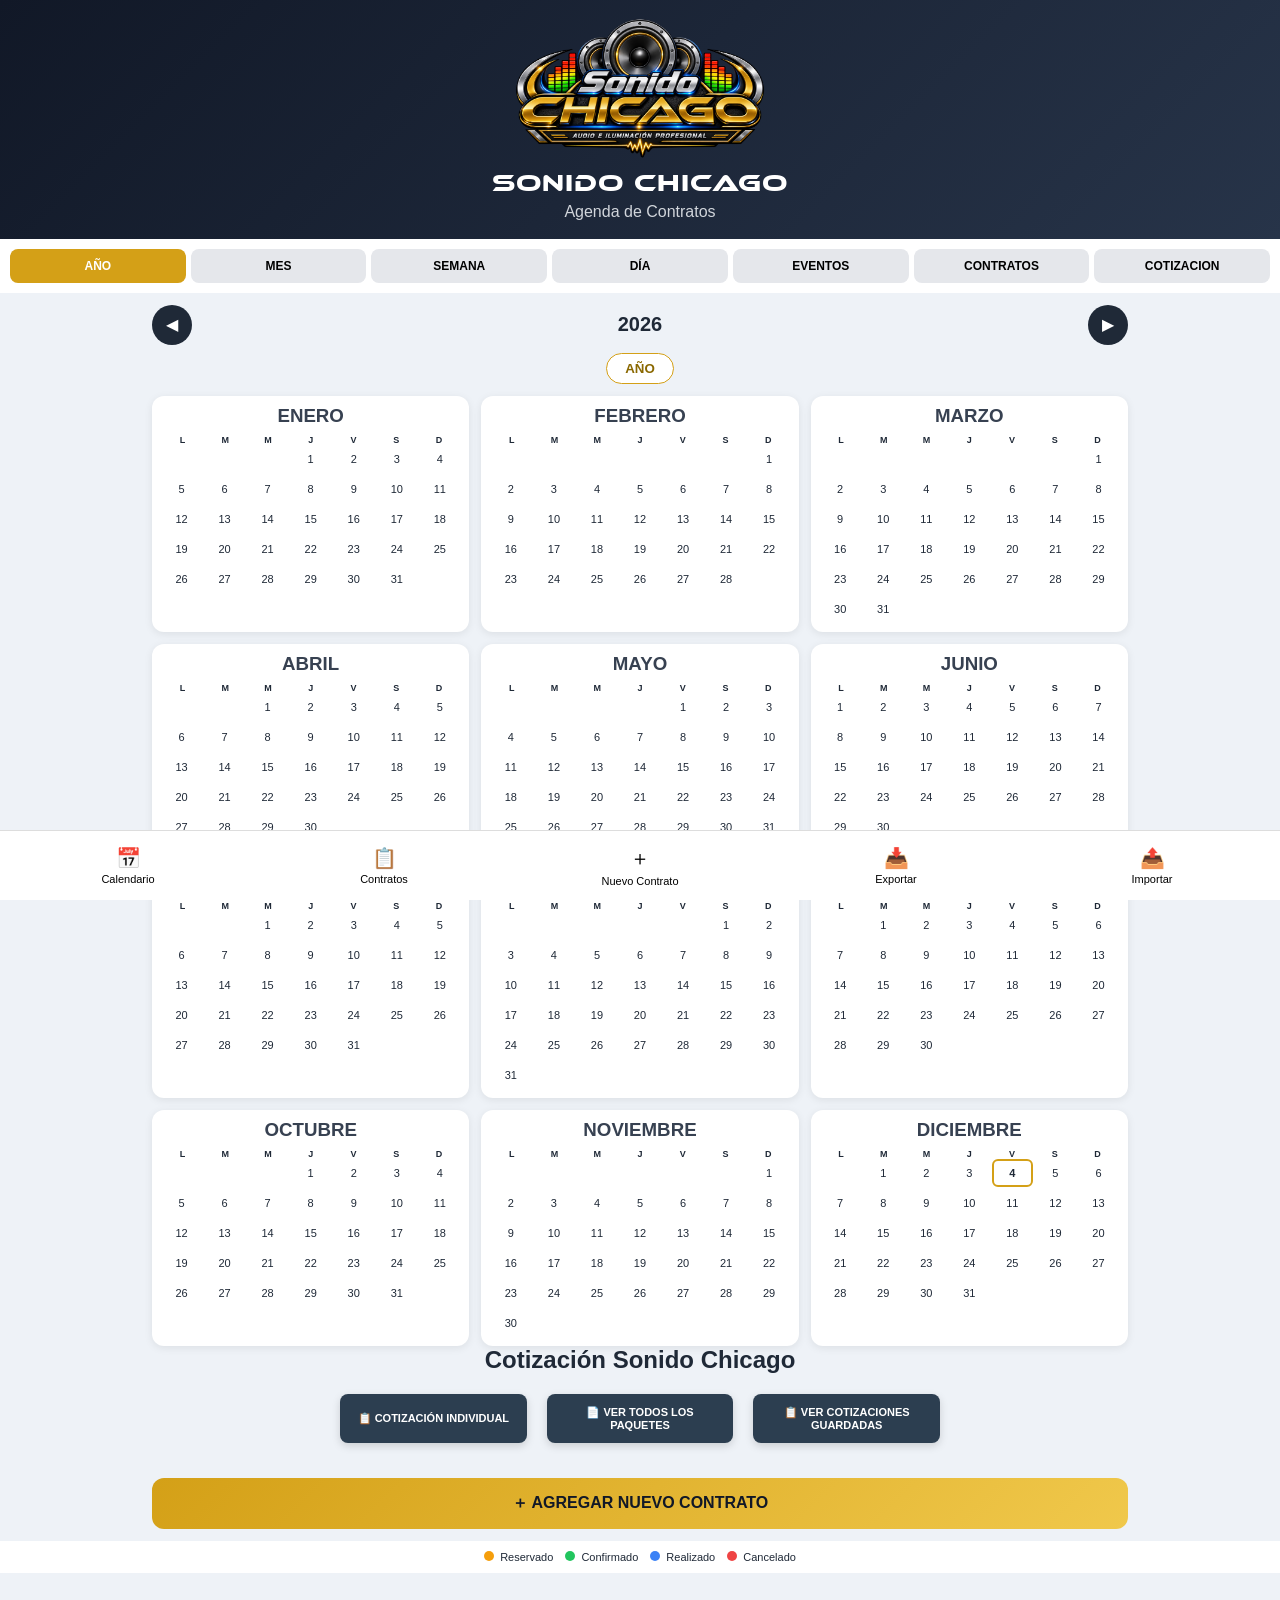
<file: index.html>
<!DOCTYPE html>

<html lang="es">

<head>


<link rel="icon" type="image/png" href="icon-192.png">

<meta charset="UTF-8">

<meta name="viewport"
      content="width=device-width, initial-scale=1.0">

<meta name="theme-color"
      content="#111827">

<link rel="manifest"
      href="manifest.json">

<title>Sonido Chicago - Agenda</title>

<link rel="stylesheet"
      href="estilos.css">


</head>

<body>

<header>


<img src="logo.png"
     alt="Sonido Chicago">

<h1>SONIDO CHICAGO</h1>

<p>Agenda de Contratos</p>


</header>

<!-- =========================================
     VISTAS
     ========================================= -->

<div class="barra-vistas">


<button class="vista-btn activo"
        data-vista="año">
    AÑO
</button>

<button class="vista-btn"
        data-vista="mes">
    MES
</button>

<button class="vista-btn"
        data-vista="semana">
    SEMANA
</button>

<button class="vista-btn"
        data-vista="dia">
    DÍA
</button>

<button class="vista-btn"
        data-vista="eventos">
    EVENTOS
</button>

<button class="vista-btn"
        data-vista="contratos">
    CONTRATOS
</button>
<button class="vista-btn" data-vista="cotizacion">COTIZACION</button>

</div>

<main>


<div class="navegacion-fecha">

    <button id="anterior">
        ◀
    </button>

    <h2 id="tituloCalendario"></h2>

    <button id="siguiente">
        ▶
    </button>

</div>


<button id="btnHoy"
        class="btn-hoy">
    HOY
</button>


<!-- AÑO -->

<section id="vistaAño">

    <div id="calendarioAnual"
         class="calendario-anual">
    </div>

</section>


<!-- MES -->

<section id="vistaMes"
         class="oculto">

    <div id="calendarioMes"></div>

</section>


<!-- SEMANA -->

<section id="vistaSemana"
         class="oculto">

    <div id="calendarioSemana"></div>

</section>


<!-- DÍA -->

<section id="vistaDia"
         class="oculto">

    <div id="calendarioDia"></div>

</section>


<!-- EVENTOS PENDIENTES -->

<section id="vistaEventos"
         class="oculto">

    <div id="listaContratos"></div>

</section>


<!-- TODOS LOS CONTRATOS -->

<section id="vistaContratos"
         class="oculto">

    <div id="listaTodosContratos"></div>

</section>

<!-- COTIZACIONES -->
<section id="vistaCotizacion" class="vista-seccion">

    <h2 style="text-align: center;">Cotización Sonido Chicago</h2>

   <!-- OPCIONES DE COTIZACIÓN -->
<div id="opcionesCotizacion" class="opciones-cotizacion">

    <button type="button" id="btnCotizacionIndividual" class="btn-opcion-cotizacion">
        📋 COTIZACIÓN INDIVIDUAL
    </button>

    <button type="button" id="btnTodosPaquetes" class="btn-opcion-cotizacion">
        📄 VER TODOS LOS PAQUETES
    </button>

    <button type="button" id="btnVerCotizaciones" class="btn-opcion-cotizacion">
        📋 VER COTIZACIONES GUARDADAS
    </button>

</div>
<!-- LISTA DE COTIZACIONES GUARDADAS -->
<div id="listaCotizaciones" class="lista-cotizaciones" style="display: none;">

    <h3>Cotizaciones guardadas</h3>

    <div id="contenedorCotizaciones"></div>

</div>


<!-- OPCIONES DEL PDF -->
<div id="opcionesPDF" class="opciones-pdf" style="display: none;">

    <button type="button" id="btnVerPDF" class="btn-pdf">
        👁️ Ver PDF
    </button>

    <button type="button" id="btnCompartirPDF" class="btn-pdf">
        📤 Compartir PDF
    </button>

    <button type="button" id="btnWhatsAppPDF" class="btn-pdf">
        💬 WhatsApp
    </button>

</div>

    </div>


        <!-- FORMULARIO DE COTIZACIÓN INDIVIDUAL -->
        <div id="formCotizacionIndividual" class="formulario-cotizacion" style="display: none;">

            <h3>📋 Cotización individual</h3>

            <label>Nombre del cliente</label>
            <input type="text" id="cotCliente" placeholder="Nombre del cliente">

            <label>Teléfono</label>
            <input type="tel" id="cotTelefono" placeholder="Número de teléfono">

            <label>Tipo de evento</label>
            <input type="text" id="cotEvento" placeholder="Ej. Matrimonio, 15 años, cumpleaños">

            <label>Fecha del evento</label>
            <input type="date" id="cotFecha">

            <label>Lugar del evento</label>
            <input type="text" id="cotLugar" placeholder="Lugar del evento">

            <label>Dirección</label>
            <input type="text" id="cotDireccion" placeholder="Dirección del evento">

            <label>Seleccionar paquete</label>

            <select id="cotPaquete">
                <option value="1000">Básico (Económico) - Bs 1.000</option>
                <option value="1400">Básico (Intermedio) - Bs 1.400</option>
                <option value="1700">Bronce - Bs 1.700</option>
                <option value="2000">Plata - Bs 2.000</option>
                <option value="3000">Oro - Bs 3.000</option>
                <option value="5000">Premium (Platino) - Bs 5.000</option>
            </select>

            <div id="precioPaquete" class="precio-cotizacion"></div>

            <div id="detallePaquete" class="detalle-paquete"></div>


            <label>Descuento</label>

            <input
                type="number"
                id="cotDescuento"
                placeholder="Descuento en Bs"
                min="0"
            >


            <!-- SERVICIOS ADICIONALES -->
            <div class="servicios-adicionales">

                <button type="button" id="btnServicios">
                    ➕ Servicios adicionales
                </button>

                <div id="listaServicios" class="lista-servicios">

                    <label>
                        <input type="checkbox" id="servicioMC">
                        Maestro de Ceremonia — Bs 400
                    </label>

                    <label>
                        <input type="checkbox" id="servicioNiebla">
                        Niebla baja — Bs 500
                    </label>

                    <label>
                        <input type="checkbox" id="servicioPirotecnia">
                        Pirotecnia fría — Bs 100 c/u
                    </label>

                    <label>
                        Cantidad de pirotecnia:
                        <input
                            type="number"
                            id="cantidadPirotecnia"
                            value="0"
                            min="0"
                        >
                    </label>

                    <label>
                        <input type="checkbox" id="servicioData">
                        Pantalla 2x2 Data Display — Bs 250
                    </label>

                    <label>
                        <input type="checkbox" id="servicioLed">
                        Pantallas LED 2x2 — Bs 1.500
                    </label>

                </div>


                <!-- RESUMEN -->
                <div id="resumenCotizacion" class="resumen-cotizacion">

                    <h3>📋 Resumen de cotización</h3>

                    <p>
                        Precio del paquete:
                        <strong id="resumenPaquete">Bs 0</strong>
                    </p>

                    <p>
                        Descuento:
                        <strong id="resumenDescuento">Bs 0</strong>
                    </p>

                    <p>
                        <strong>Servicios adicionales:</strong>
                    </p>

                    <div id="detalleAdicionales">
                        <p>Bs 0</p>
                    </div>

                    <hr>

                    <p class="total-cotizacion">
                        TOTAL:
                        <strong id="resumenTotal">Bs 0</strong>
                    </p>

                </div>


                <!-- GENERAR PDF -->
                <button type="button" id="btnGenerarPDF" class="btn-generar-pdf">
                    📄 GENERAR COTIZACIÓN PDF
                </button>
                <button
                type="button"
                id="btnCerrarEdicionCotizacion"
                class="btn-cerrar-edicion">
                ✖ CERRAR
                </button>

            </div>

        </div>

    </section>


<button id="nuevoContrato"
        class="btn-principal">

    ＋ AGREGAR NUEVO CONTRATO

</button>


</main>

<!-- LEYENDA -->

<div class="leyenda">


<div>
    <span class="punto reservado"></span>
    Reservado
</div>

<div>
    <span class="punto confirmado"></span>
    Confirmado
</div>

<div>
    <span class="punto realizado"></span>
    Realizado
</div>

<div>
    <span class="punto cancelado"></span>
    Cancelado
</div>


</div>

<!-- MENÚ INFERIOR -->

<nav>

<button id="btnCalendario">

    📅

    <span>
        Calendario
    </span>

</button>


<button id="btnContratos">

    📋

    <span>
        Contratos
    </span>

</button>


<button id="btnNuevo">

    ＋

    <span>
        Nuevo Contrato
    </span>

</button>


<button type="button"
        onclick="exportarContratos()">

    📥

    <span>
        Exportar
    </span>

</button>


<button type="button"
        onclick="document.getElementById('archivoImportar').click()">

    📤

    <span>
        Importar
    </span>

</button>


<input type="file"
       id="archivoImportar"
       accept=".json"
       style="display: none;"
       onchange="importarContratos(this.files[0])">

</nav>
    <!-- =========================================
     FORMULARIO
     ========================================= -->

<div id="ventanaContrato"
     class="modal">


<div class="formulario">


    <div class="titulo-formulario">

        <h2 id="tituloFormulario">
            📝 Nuevo Evento
        </h2>

        <button id="cerrarFormulario"
                class="cerrar"
                type="button">
            ✕
        </button>

    </div>


    <label for="cliente">
        Nombre del cliente
    </label>

    <input type="text"
           id="cliente"
           placeholder="Nombre del Cliente">


    <label for="nombreEvento">
        Nombre del evento
    </label>

    <input type="text"
           id="nombreEvento"
           placeholder="Ej: Matrimonio de Juan y María">


    <label for="telefono">
        Teléfono
    </label>

    <input type="tel"
           id="telefono"
           placeholder="Teléfono">


    <label for="fechaContrato">
        Fecha
    </label>

    <input type="date"
           id="fechaContrato">


    <label for="horaContrato">
        Hora
    </label>

    <input type="time"
           id="horaContrato">


    <label for="tipoEvento">
        Tipo de evento
    </label>

    <select id="tipoEvento">

        <option value="">
            Sin especificar
        </option>

        <option>Matrimonio</option>
        <option>15 años</option>
        <option>Cumpleaños</option>
        <option>Graduación</option>
        <option>Bautizo</option>
        <option>Evento empresarial</option>
        <option>Fiesta Patronal</option>
        <option>Alquiler de equipo</option>
        <option>Alquiler de luces</option>
        <option>Alquiler de sonido</option>
        <option>Amplificación</option>
        <option>Otro</option>

    </select>


    <label for="estado">
        Estado
    </label>

    <select id="estado">

        <option value="reservado">
            🟡 Reservado
        </option>

        <option value="confirmado">
            🟢 Confirmado
        </option>

        <option value="realizado">
            🔵 Realizado
        </option>

        <option value="cancelado">
            🔴 Cancelado
        </option>

    </select>


    <label for="lugar">
        Lugar
    </label>

    <input type="text"
           id="lugar"
           placeholder="Salón de eventos - Domicilio">


    <label for="direccion">
        Dirección
    </label>

    <input type="text"
           id="direccion"
           placeholder="Dirección del evento">


    <label for="servicio">
        Servicio
    </label>

    <input type="text"
           id="servicio"
           placeholder="Ej: Amplificación + luces">


    <label for="precio">
        Precio total (Bs.)
    </label>

    <input type="number"
           id="precio"
           min="0"
           step="0.01"
           placeholder="0">


    <label for="adelanto">
        Adelanto (Bs.)
    </label>

    <input type="number"
           id="adelanto"
           min="0"
           step="0.01"
           placeholder="0">


    <label for="saldo">
        Saldo pendiente (Bs.)
    </label>

    <input type="number"
           id="saldo"
           readonly>


    <div class="pago-container">

        <label class="checkbox-pagado">

            <input type="checkbox"
                   id="pagado">

            <span>
                ✅ PAGADO
            </span>

        </label>

        <div id="estadoPago"
             class="estado-pago">
        </div>

    </div>


    <label for="observaciones">
        Observaciones
    </label>

    <textarea id="observaciones"
              placeholder="Ingrese alguna observación"></textarea>


    <label for="fotoContrato">

        📎 Foto del contrato

        <small>
            (Opcional)
        </small>

    </label>

    <input type="file"
           id="fotoContrato"
           accept="image/*">


    <img id="vistaPrevia"
         class="vista-previa"
         alt="Vista previa del contrato"
         style="display: none;">


    <div class="botones-formulario">

        <button id="guardarContrato"
                class="btn-guardar"
                type="button">

            💾 GUARDAR

        </button>


        <button id="cancelarFormulario"
                class="btn-cancelar"
                type="button">

            CANCELAR

        </button>

    </div>

</div>


</div>

<!-- =========================================
     DETALLE
     ========================================= -->

<div id="ventanaDetalle"
     class="modal">


<div class="detalle">


    <div class="titulo-formulario">

        <h2>
            📋 Evento
        </h2>

        <button id="cerrarDetalle"
                class="cerrar"
                type="button">

            ✕

        </button>

    </div>


    <div id="contenidoDetalle"></div>


    <div class="botones-detalle">

        <button id="editarDesdeDetalle"
                class="btn-editar"
                type="button">

            ✏️ EDITAR

        </button>


        <button id="eliminarDesdeDetalle"
                class="btn-eliminar"
                type="button">

            🗑️ ELIMINAR

        </button>

    </div>


    <div class="botones-extra">

        <button id="whatsappBtn"
                type="button">

            📱 WhatsApp

        </button>

    </div>

</div>


</div>
<script src="archivos/jspdf.umd.min.js"></script>
<script src="app.js"></script>

</body>

</html>
</file>
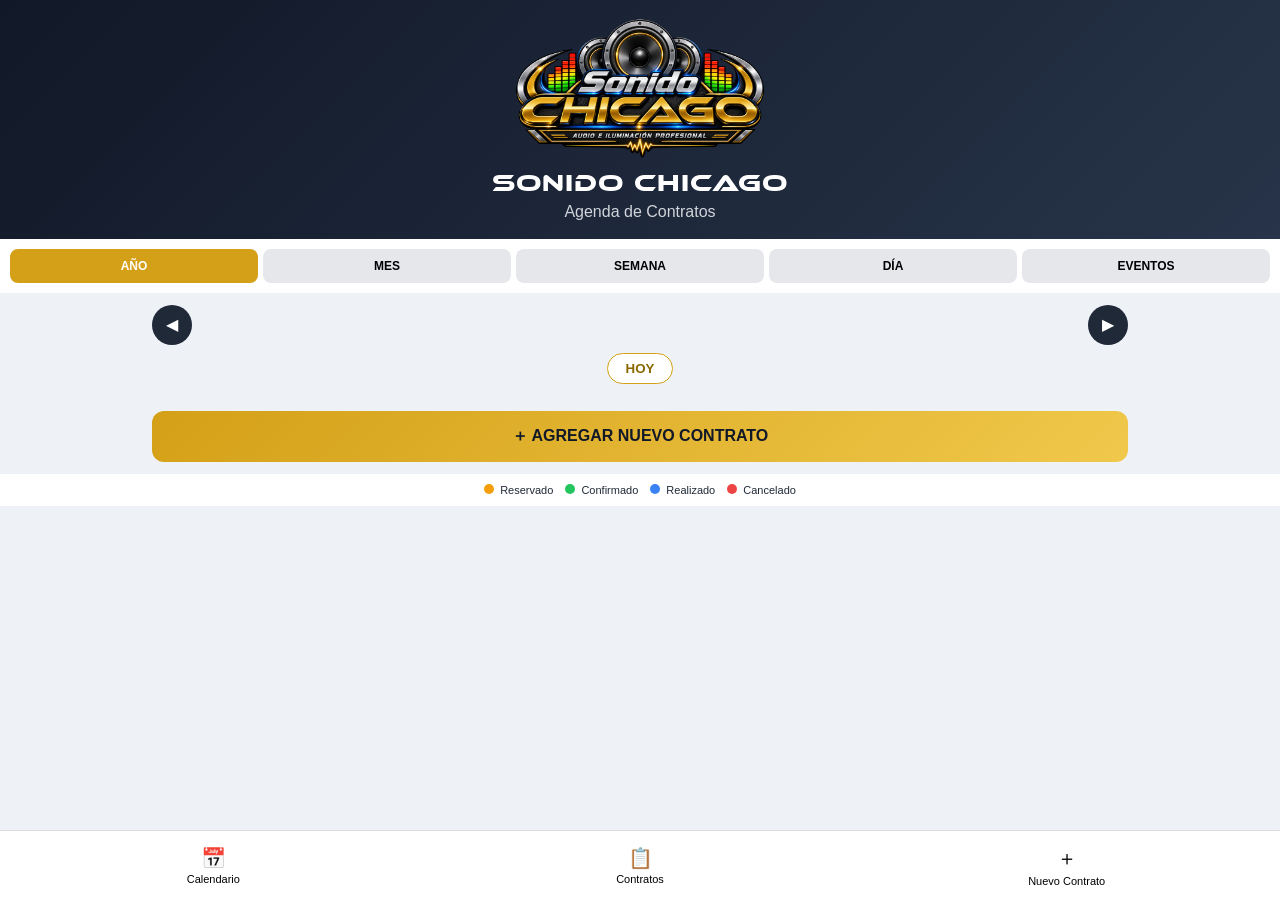
<file: index - copia.html>
<!DOCTYPE html>
<html lang="es">

<head>

    <link rel="icon" type="image/png" href="icon-192.png">

    <meta charset="UTF-8">

    <meta name="viewport"
          content="width=device-width, initial-scale=1.0">

    <meta name="theme-color"
          content="#111827">

    <link rel="manifest"
          href="manifest.json">

    <title>Sonido Chicago - Agenda</title>

    <link rel="stylesheet"
          href="estilos.css">

</head>


<body>


<!-- =========================================
     ENCABEZADO
     ========================================= -->

<header>

    <img src="logo.png"
         alt="Sonido Chicago">

    <h1>SONIDO CHICAGO</h1>

    <p>Agenda de Contratos</p>

</header>



<!-- =========================================
     NAVEGACIÓN DE CALENDARIO
     ========================================= -->

<div class="barra-vistas">

    <button class="vista-btn activo"
            data-vista="año">
        AÑO
    </button>

    <button class="vista-btn"
            data-vista="mes">
        MES
    </button>

    <button class="vista-btn"
            data-vista="semana">
        SEMANA
    </button>

    <button class="vista-btn"
            data-vista="dia">
        DÍA
    </button>

    <button class="vista-btn"
            data-vista="eventos">
        EVENTOS
    </button>

</div>



<!-- =========================================
     CONTENIDO PRINCIPAL
     ========================================= -->

<main>


    <!-- CABECERA CALENDARIO -->

    <div class="navegacion-fecha">

        <button id="anterior">
            ◀
        </button>

        <h2 id="tituloCalendario"></h2>

        <button id="siguiente">
            ▶
        </button>

    </div>


    <!-- BOTÓN HOY -->

    <button id="btnHoy"
            class="btn-hoy">

        HOY

    </button>


    <!-- =====================================
         VISTA AÑO
         ===================================== -->

    <section id="vistaAño">

        <div id="calendarioAnual"
             class="calendario-anual">
        </div>

    </section>



    <!-- =====================================
         VISTA MES
         ===================================== -->

    <section id="vistaMes"
             class="oculto">

        <div id="calendarioMes"></div>

    </section>



    <!-- =====================================
         VISTA SEMANA
         ===================================== -->

    <section id="vistaSemana"
             class="oculto">

        <div id="calendarioSemana"></div>

    </section>



    <!-- =====================================
         VISTA DÍA
         ===================================== -->

    <section id="vistaDia"
             class="oculto">

        <div id="calendarioDia"></div>

    </section>



    <!-- =====================================
         VISTA EVENTOS
         ===================================== -->

    <section id="vistaEventos"
             class="oculto">

        <div id="listaContratos"></div>

    </section>



    <!-- NUEVO CONTRATO -->

    <button id="nuevoContrato"
            class="btn-principal">

        ＋ AGREGAR NUEVO CONTRATO

    </button>


</main>



<!-- =========================================
     LEYENDA
     ========================================= -->

<div class="leyenda">

    <div>
        <span class="punto reservado"></span>
        Reservado
    </div>

    <div>
        <span class="punto confirmado"></span>
        Confirmado
    </div>

    <div>
        <span class="punto realizado"></span>
        Realizado
    </div>

    <div>
        <span class="punto cancelado"></span>
        Cancelado
    </div>

</div>



<!-- =========================================
     MENÚ INFERIOR
     ========================================= -->

<nav>

    <button id="btnCalendario">
        📅
        <span>Calendario</span>
    </button>

    <button id="btnContratos">
        📋
        <span>Contratos</span>
    </button>

    <button id="btnNuevo">
        ＋
        <span>Nuevo Contrato</span>
    </button>

</nav>



<!-- =========================================
     VENTANA FORMULARIO
     ========================================= -->

<div id="ventanaContrato"
     class="modal">

    <div class="formulario">


        <div class="titulo-formulario">

            <h2 id="tituloFormulario">
                📝 Nuevo Evento
            </h2>

            <button id="cerrarFormulario"
                    class="cerrar"
                    type="button">
                ✕
            </button>

        </div>


        <!-- CLIENTE -->

        <label for="cliente">
            Cliente
        </label>

        <input type="text"
               id="cliente"
               placeholder="Opcional">


        <!-- TELÉFONO -->

        <label for="telefono">
            Teléfono
        </label>

        <input type="tel"
               id="telefono"
               placeholder="Opcional">


        <!-- FECHA -->

        <label for="fechaContrato">
            Fecha
        </label>

        <input type="date"
               id="fechaContrato">


        <!-- HORA -->

        <label for="horaContrato">
            Hora
        </label>

        <input type="time"
               id="horaContrato">


        <!-- TIPO -->

        <label for="tipoEvento">
            Tipo de evento
        </label>

        <select id="tipoEvento">

            <option value="">
                Sin especificar
            </option>

            <option>Matrimonio</option>

            <option>15 años</option>

            <option>Cumpleaños</option>

            <option>Graduación</option>

            <option>Bautizo</option>

            <option>Evento empresarial</option>

            <option>Fiesta Patronal</option>

            <option>Otro</option>

        </select>


        <!-- ESTADO -->

        <label for="estado">
            Estado
        </label>

        <select id="estado">

            <option value="reservado">
                🟡 Reservado
            </option>

            <option value="confirmado">
                🟢 Confirmado
            </option>

            <option value="realizado">
                🔵 Realizado
            </option>

            <option value="cancelado">
                🔴 Cancelado
            </option>

        </select>


        <!-- LUGAR -->

        <label for="lugar">
            Lugar
        </label>

        <input type="text"
               id="lugar"
               placeholder="Puede quedar vacío">


        <!-- DIRECCIÓN -->

        <label for="direccion">
            Dirección
        </label>

        <input type="text"
               id="direccion"
               placeholder="Puede quedar vacío">


        <!-- SERVICIO -->

        <label for="servicio">
            Servicio
        </label>

        <input type="text"
               id="servicio"
               placeholder="Ej: Amplificación + luces">


        <!-- PRECIO -->

        <label for="precio">
            Precio total (Bs.)
        </label>

        <input type="number"
               id="precio"
               min="0"
               step="0.01"
               placeholder="Opcional">


        <!-- ADELANTO -->

        <label for="adelanto">
            Adelanto (Bs.)
        </label>

        <input type="number"
               id="adelanto"
               min="0"
               step="0.01"
               placeholder="Opcional">


        <!-- OBSERVACIONES -->

        <label for="observaciones">
            Observaciones
        </label>

        <textarea id="observaciones"
                  placeholder="Opcional"></textarea>


        <!-- FOTO -->

        <label for="fotoContrato">
            📎 Foto del contrato
            <small>(Opcional)</small>
        </label>

        <input type="file"
               id="fotoContrato"
               accept="image/*">


        <img id="vistaPrevia"
             class="vista-previa"
             alt="Vista previa del contrato"
             style="display: none;">


        <!-- BOTONES -->

        <div class="botones-formulario">

            <button id="guardarContrato"
                    class="btn-guardar"
                    type="button">

                💾 GUARDAR

            </button>

            <button id="cancelarFormulario"
                    class="btn-cancelar"
                    type="button">

                CANCELAR

            </button>

        </div>


    </div>

</div>



<!-- =========================================
     VENTANA DETALLE
     ========================================= -->

<div id="ventanaDetalle"
     class="modal">

    <div class="detalle">

        <div class="titulo-formulario">

            <h2>📋 Evento</h2>

            <button id="cerrarDetalle"
                    class="cerrar"
                    type="button">

                ✕

            </button>

        </div>


        <div id="contenidoDetalle"></div>


        <div class="botones-detalle">

            <button id="editarDesdeDetalle"
                    class="btn-editar"
                    type="button">

                ✏️ EDITAR

            </button>

            <button id="eliminarDesdeDetalle"
                    class="btn-eliminar"
                    type="button">

                🗑️ ELIMINAR

            </button>

        </div>


        <div class="botones-extra">

            <button id="whatsappBtn"
                    type="button">

                📱 WhatsApp

            </button>

            <button id="mapsBtn"
                    type="button">

                🗺️ Maps

            </button>

        </div>


    </div>

</div>



<script src="app.js"></script>

</body>

</html>
</file>
<file: estilos.css>
@font-face {


font-family: "Ethnocentric";

src: url("fuentes/ethnocentric rg.ttf")
     format("truetype");

font-weight: normal;
font-style: normal;


}

* {

  box-sizing: border-box;

  margin: 0;
  padding: 0;

}

body {


font-family:
    Arial,
    Helvetica,
    sans-serif;

background:
    #eef2f7;

color:
    #1f2937;

padding-bottom:
    85px;


}

/* =========================================
ENCABEZADO
========================================= */

header {


background:
    linear-gradient(
        135deg,
        #111827,
        #273449
    );

color:
    white;

text-align:
    center;

padding:
    18px 10px;


}

header img {


width:
    250px;

max-width:
    70%;

height:
    auto;

display:
    block;

margin:
    auto;


}

header h1 {


font-family:
    "Ethnocentric",
    sans-serif;

font-size:
    24px;

font-weight:
    normal;

letter-spacing:
    1px;


}

header p {


color:
    #d1d5db;

margin-top:
    5px;


}

/* =========================================
BOTONES DE VISTA
========================================= */

.barra-vistas {


display:
    flex;

gap:
    5px;

padding:
    10px;

background:
    white;

overflow-x:
    auto;


}

.vista-btn {


flex:
    1;

min-width:
    75px;

padding:
    10px 5px;

border:
    none;

border-radius:
    8px;

background:
    #e5e7eb;

font-size:
    12px;

font-weight:
    bold;

cursor:
    pointer;


}

.vista-btn.activo {


background:
    #d4a017;

color:
    white;


}

/* =========================================
CONTENIDO
========================================= */

main {


width:
    100%;

max-width:
    1000px;

margin:
    auto;

padding:
    12px;


}

/* =========================================
NAVEGACIÓN
========================================= */

.navegacion-fecha {


display:
    flex;

align-items:
    center;

justify-content:
    space-between;

margin-bottom:
    8px;


}

.navegacion-fecha h2 {


font-size:
    20px;

text-align:
    center;


}

.navegacion-fecha button {


width:
    40px;

height:
    40px;

border:
    none;

border-radius:
    50%;

background:
    #1f2937;

color:
    white;

font-size:
    16px;


}

.btn-hoy {


display:
    block;

margin:
    0 auto 12px auto;

border:
    1px solid #d4a017;

background:
    white;

color:
    #8a6800;

border-radius:
    20px;

padding:
    7px 18px;

font-weight:
    bold;


}

/* =========================================
CALENDARIO
========================================= */

.calendario-anual {


display:
    grid;

grid-template-columns:
    repeat(3, 1fr);

gap:
    12px;


}

.mes {


background:
    white;

border-radius:
    12px;

padding:
    9px;

box-shadow:
    0 2px 8px rgba(0,0,0,.08);


}

.mes h3 {


text-align:
    center;

margin-bottom:
    8px;

color:
    #374151;


}

.dias-semana {


display:
    grid;

grid-template-columns:
    repeat(7, 1fr);

text-align:
    center;

font-size:
    9px;

font-weight:
    bold;


}

.dias-mes {


display:
    grid;

grid-template-columns:
    repeat(7, 1fr);

gap:
    2px;


}

.dia {


min-height:
    28px;

display:
    flex;

justify-content:
    center;

align-items:
    center;

border-radius:
    6px;

cursor:
    pointer;

font-size:
    11px;

position:
    relative;


}

.dia:hover {


background:
    #f1f5f9;


}

.dia.hoy {


border:
    2px solid #d4a017;

font-weight:
    bold;


}

/* =========================================
ESTADOS
========================================= */

.dia.reservado {


background:
    #fef3c7;

color:
    #92400e;


}

.dia.confirmado {


background:
    #dcfce7;

color:
    #166534;


}

.dia.realizado {


background:
    #dbeafe;

color:
    #1e40af;


}

.dia.cancelado {


background:
    #fee2e2;

color:
    #991b1b;


}

/* =========================================
LEYENDA
========================================= */

.leyenda {


display:
    flex;

justify-content:
    center;

flex-wrap:
    wrap;

gap:
    12px;

background:
    white;

padding:
    10px;

font-size:
    11px;


}

.punto {


display:
    inline-block;

width:
    10px;

height:
    10px;

border-radius:
    50%;

margin-right:
    3px;


}

.punto.reservado {
background: #f59e0b;
}

.punto.confirmado {
background: #22c55e;
}

.punto.realizado {
background: #3b82f6;
}

.punto.cancelado {
background: #ef4444;
}

/* =========================================
BOTÓN PRINCIPAL
========================================= */

.btn-principal {


width:
    100%;

margin-top:
    15px;

padding:
    15px;

border:
    none;

border-radius:
    12px;

background:
    linear-gradient(
        135deg,
        #d4a017,
        #f0c84b
    );

color:
    #111827;

font-weight:
    bold;

font-size:
    16px;


}

/* =========================================
SEMANA
========================================= */

.semana-grid {


display:
    grid;

grid-template-columns:
    repeat(7, 1fr);

gap:
    5px;


}

.columna-dia {


background:
    white;

border-radius:
    8px;

min-height:
    180px;

padding:
    5px;


}

.columna-dia h3 {


font-size:
    11px;

text-align:
    center;

margin-bottom:
    7px;


}

.evento-mini {


padding:
    6px;

border-radius:
    6px;

margin-bottom:
    5px;

font-size:
    10px;

cursor:
    pointer;


}

.evento-mini.reservado {
background: #fef3c7;
}

.evento-mini.confirmado {
background: #dcfce7;
}

.evento-mini.realizado {
background: #dbeafe;
}

.evento-mini.cancelado {
background: #fee2e2;
}

/* =========================================
DÍA
========================================= */

.dia-grande {


background:
    white;

border-radius:
    14px;

padding:
    15px;


}

.dia-grande h3 {


text-align:
    center;

margin-bottom:
    15px;


}

/* =========================================
TARJETAS
========================================= */

.tarjeta-evento {


background:
    white;

border-radius:
    14px;

padding:
    15px;

margin-bottom:
    12px;

box-shadow:
    0 2px 8px rgba(0,0,0,.08);

border-left:
    5px solid #d4a017;


}

.tarjeta-evento.reservado {
border-left-color: #f59e0b;
}

.tarjeta-evento.confirmado {
border-left-color: #22c55e;
}

.tarjeta-evento.realizado {
border-left-color: #3b82f6;
}

.tarjeta-evento.cancelado {
border-left-color: #ef4444;
}

.tarjeta-evento h3 {


margin-bottom:
    8px;


}

.tarjeta-evento p {


margin:
    5px 0;

font-size:
    14px;


}

/* =========================================
EVENTOS RESUMIDOS
========================================= */

.evento-resumido {


cursor:
    pointer;


}

.evento-resumido h3 {


font-size:
    16px;


}

.evento-resumido .nombre-evento {


font-weight:
    bold;

color:
    #374151;


}

/* =========================================
ESTADO
========================================= */

.estado {


display:
    inline-block;

padding:
    4px 9px;

border-radius:
    20px;

font-size:
    11px;

font-weight:
    bold;


}

.estado.reservado {
background: #fef3c7;
color: #92400e;
}

.estado.confirmado {
background: #dcfce7;
color: #166534;
}

.estado.realizado {
background: #dbeafe;
color: #1e40af;
}

.estado.cancelado {
background: #fee2e2;
color: #991b1b;
}

/* =========================================
PAGO
========================================= */

.pago-container {


margin-top:
    14px;

padding:
    12px;

background:
    #f8fafc;

border:
    1px solid #e5e7eb;

border-radius:
    10px;


}

.checkbox-pagado {


display:
    flex !important;

align-items:
    center;

gap:
    8px;

margin:
    0 !important;

cursor:
    pointer;

font-size:
    14px !important;


}

.checkbox-pagado input {


width:
    20px !important;

height:
    20px;


}

.estado-pago {


margin-top:
    7px;

font-size:
    13px;

font-weight:
    bold;


}

/* =========================================
MENÚ INFERIOR
========================================= */

nav {


position:
    fixed;

bottom:
    0;

left:
    0;

width:
    100%;

height:
    70px;

background:
    white;

border-top:
    1px solid #ddd;

display:
    flex;

z-index:
    100;


}

nav button {


flex:
    1;

border:
    none;

background:
    white;

font-size:
    20px;

cursor:
    pointer;


}

nav span {


display:
    block;

font-size:
    11px;

margin-top:
    3px;


}

/* =========================================
MODAL
========================================= */

.modal {


display:
    none;

position:
    fixed;

inset:
    0;

background:
    rgba(0,0,0,.65);

z-index:
    200;

align-items:
    center;

justify-content:
    center;

padding:
    12px;


}

.formulario,
.detalle {


background:
    white;

width:
    100%;

max-width:
    480px;

max-height:
    92vh;

overflow-y:
    auto;

border-radius:
    18px;

padding:
    18px;


}

.titulo-formulario {


display:
    flex;

justify-content:
    space-between;

align-items:
    center;

margin-bottom:
    12px;


}

.titulo-formulario h2 {


font-size:
    19px;


}

.cerrar {


border:
    none;

background:
    #f3f4f6;

width:
    35px;

height:
    35px;

border-radius:
    50%;

font-size:
    18px;


}

/* =========================================
FORMULARIO
========================================= */

.formulario label {


display:
    block;

margin-top:
    11px;

margin-bottom:
    5px;

font-weight:
    bold;

font-size:
    13px;


}

.formulario small {


color:
    #6b7280;


}

.formulario input,
.formulario select,
.formulario textarea {


width:
    100%;

padding:
    11px;

border:
    1px solid #d1d5db;

border-radius:
    9px;

font-size:
    15px;

background:
    white;


}

.formulario textarea {


min-height:
    80px;

resize:
    vertical;


}

/* =========================================
FOTO
========================================= */

.vista-previa {


display:
    none;

max-width:
    100%;

max-height:
    220px;

margin:
    10px auto;

border-radius:
    10px;


}

/* =========================================
BOTONES
========================================= */

.botones-formulario {


display:
    flex;

gap:
    8px;

margin-top:
    18px;


}

.botones-formulario button {


flex:
    1;

padding:
    13px;

border:
    none;

border-radius:
    9px;

font-weight:
    bold;


}

.btn-guardar {


background:
    #1f2937;

color:
    white;


}

.btn-cancelar {


background:
    #e5e7eb;


}

/* =========================================
DETALLE
========================================= */

.detalle-info p {


margin:
    9px 0;

font-size:
    14px;


}

.detalle-info h3 {


font-size:
    20px;

margin-bottom:
    12px;


}

.foto-detalle {


width:
    100%;

max-height:
    300px;

object-fit:
    contain;

margin-top:
    12px;

border-radius:
    10px;


}

.contrato-pagado,
.contrato-pendiente {


display:
    block;

margin-top:
    10px;

padding:
    10px;

border-radius:
    9px;

font-weight:
    bold;

text-align:
    center;


}

.contrato-pagado {


background:
    #dcfce7;

color:
    #166534;


}

.contrato-pendiente {


background:
    #fef3c7;

color:
    #92400e;


}

.botones-detalle,
.botones-extra {


display:
    flex;

gap:
    8px;

margin-top:
    15px;


}

.botones-detalle button,
.botones-extra button {


flex:
    1;

padding:
    12px;

border:
    none;

border-radius:
    9px;

font-weight:
    bold;


}

.btn-editar {
background: #e5e7eb;
}

.btn-eliminar {


background:
    #ef4444;

color:
    white;


}

.botones-extra button {


background:
    #dbeafe;


}

/* =========================================
OCULTO
========================================= */

.oculto {


display:
    none !important;


}

/* =========================================
CELULAR
========================================= */

@media (max-width: 600px) {


.barra-vistas {

    overflow-x:
        auto;

}


.vista-btn {

    flex:
        0 0 auto;

    min-width:
        75px;

}


.calendario-anual {

    grid-template-columns:
        repeat(2, 1fr);

    gap:
        7px;

}


.mes {

    padding:
        6px;

}


.mes h3 {

    font-size:
        12px;

}


.dia {

    min-height:
        27px;

    font-size:
        10px;

}


.semana-grid {

    gap:
        2px;

}


.columna-dia {

    min-height:
        150px;

}


}

@media (max-width: 380px) {


.calendario-anual {

    grid-template-columns:
        1fr;

}


.semana-grid {

    overflow-x:
        auto;

}


.columna-dia {

    min-width:
        90px;

}

}
/* ============================= */
/* ESTILOS DE COTIZACIÓN */
/* ============================= */

.formulario-cotizacion {
    max-width: 600px;
    margin: 20px auto;
    padding: 20px;
    background: white;
    border-radius: 15px;
    box-shadow: 0 3px 10px rgba(0, 0, 0, 0.10);
}

.formulario-cotizacion label {
    display: block;
    margin-top: 12px;
    margin-bottom: 5px;
    font-weight: bold;
}

.formulario-cotizacion input {
    width: 100%;
    padding: 10px;
    border: 1px solid #ccc;
    border-radius: 8px;
    box-sizing: border-box;
    font-size: 15px;
}

.formulario-cotizacion input:focus {
    outline: none;
    border-color: #555;
}
.formulario-cotizacion select {
    width: 100%;
    padding: 10px;
    border: 1px solid #ccc;
    border-radius: 8px;
    box-sizing: border-box;
    font-size: 15px;
    background: white;
}
.formulario-cotizacion select:focus {
    outline: none;
    border-color: #555;
}
/* ============================= */
/* DETALLE DE PAQUETES */
/* ============================= */

.detalle-paquete {
    margin-top: 15px;
    padding: 18px;
    background: white;
    border-radius: 15px;
    box-shadow: 0 3px 10px rgba(0, 0, 0, 0.10);
}

.detalle-paquete h3 {
    text-align: center;
    margin-top: 0;
    margin-bottom: 20px;
}

.detalle-paquete h4 {
    margin-top: 15px;
    margin-bottom: 8px;
}

.detalle-paquete p {
    margin: 5px 0;
}
/* ============================= */
/* SERVICIOS ADICIONALES */
/* ============================= */

.servicios-adicionales {
    margin-top: 20px;
    padding: 15px;
    background: white;
    border-radius: 15px;
    box-shadow: 0 3px 10px rgba(0, 0, 0, 0.10);
}

#btnServicios {
    width: 100%;
    padding: 12px;
    border: none;
    border-radius: 10px;
    font-size: 16px;
    font-weight: bold;
    cursor: pointer;
}

.lista-servicios {
    display: none;
    margin-top: 15px;
}

.lista-servicios label {
    display: flex;
    align-items: center;
    margin: 15px 0;
    font-weight: normal;
}

.lista-servicios input[type="checkbox"] {
    width: auto;
    margin: 0 10px 0 0;
}

.lista-servicios input[type="number"] {
    width: 80px;
    margin-left: 8px;
}
/* ================================
   OPCIONES DE COTIZACIÓN
   ================================ */

.opciones-cotizacion {
    display: flex;
    justify-content: center;
    gap: 20px;
    margin: 20px auto;
    max-width: 600px;
}

.btn-opcion-cotizacion {
    flex: 1;
    padding: 12px 10px;
    border: none;
    border-radius: 8px;
    background: #2c3e50;
    color: white;
    font-size: 11px;
    font-weight: bold;
    cursor: pointer;
    box-shadow: 0 3px 8px rgba(0, 0, 0, 0.15);
    transition: 0.3s;
}

.btn-opcion-cotizacion:hover {
    transform: translateY(-2px);
    box-shadow: 0 5px 12px rgba(0, 0, 0, 0.20);
}

.btn-opcion-cotizacion:active {
    transform: scale(0.98);
}


/* ================================
   BOTÓN GENERAR PDF
   ================================ */

.btn-generar-pdf {
    width: 48%;
    margin-top: 10px;
    padding: 12px;
    border: none;
    border-radius: 6px;
    background: #27ae60;
    color: white;
    font-size: 12px;
    font-weight: bold;
    cursor: pointer;
    box-shadow: 0 3px 8px rgba(0, 0, 0, 0.15);
    transition: 0.3s;
}

.btn-generar-pdf:hover {
    background: #219150;
    transform: translateY(-2px);
}

.btn-generar-pdf:active {
    transform: scale(0.98);
}


/* ================================
   CELULARES
   ================================ */

@media (max-width: 600px) {

    .opciones-cotizacion {
        flex-direction: column;
        gap: 12px;          
        padding: 0 10px;
    }

    .btn-opcion-cotizacion {
    width: 100%;
    padding: 14px 12px;
    font-size: 14px;
    }

}
.opciones-pdf {
    display: flex;
    justify-content: center;
    gap: 10px;
    max-width: 600px;
    margin: 15px auto;
    flex-wrap: wrap;
}

.btn-pdf {
    padding: 12px 18px;
    border: none;
    border-radius: 10px;
    background: #34495e;
    color: white;
    font-weight: bold;
    cursor: pointer;
}

.btn-pdf:hover {
    transform: translateY(-2px);
}

@media (max-width: 600px) {

    .opciones-pdf {
        flex-direction: column;
        padding: 0 10px;
    }

    .btn-pdf {
        width: 100%;
    }

}
/* =========================================================
   TARJETAS DE COTIZACIONES
   ========================================================= */

.tarjeta-cotizacion {
    background: white;
    border: 1px solid #ddd;
    border-radius: 10px;
    padding: 15px;
    margin: 12px auto;
    max-width: 800px;
    box-shadow: 0 3px 8px rgba(0, 0, 0, 0.08);
}

.encabezado-cotizacion {
    display: flex;
    justify-content: space-between;
    align-items: center;
    border-bottom: 1px solid #eee;
    padding-bottom: 10px;
    margin-bottom: 10px;
}

.encabezado-cotizacion strong {
    font-size: 17px;
    color: #2c3e50;
}

.estado-cotizacion {
    background: #d9f0f7;
    color: #2c3e50;
    padding: 5px 10px;
    border-radius: 6px;
    font-size: 12px;
    font-weight: bold;
}

.datos-cotizacion p {
    margin: 5px 0;
    font-size: 14px;
}

.acciones-cotizacion {
    display: flex;
    justify-content: flex-end;
    gap: 8px;
    margin-top: 12px;
}

.acciones-cotizacion button {
    border: none;
    border-radius: 6px;
    padding: 8px 12px;
    background: #2c3e50;
    color: white;
    font-size: 13px;
    cursor: pointer;
}

.acciones-cotizacion button:hover {
    transform: translateY(-1px);
    opacity: 0.9;
}

/* CELULAR */

@media (max-width: 600px) {

    .tarjeta-cotizacion {
        margin: 10px;
        padding: 12px;
    }

    .encabezado-cotizacion {
        align-items: flex-start;
        gap: 10px;
    }

    .acciones-cotizacion {
        display: grid;
        grid-template-columns: 1fr 1fr;
        gap: 6px;
    }

    .acciones-cotizacion button {
        width: 100%;
        padding: 7px 5px;
        font-size: 11px;
    }

}
/* =========================================================
   FORMULARIO DE EDICION DE COTIZACION
   ========================================================= */

.modal-edicion-cotizacion {
    position: fixed !important;
    top: 50% !important;
    left: 50% !important;
    transform: translate(-50%, -50%) !important;

    width: 90% !important;
    max-width: 650px !important;
    max-height: 90vh !important;

    overflow-y: auto !important;

    z-index: 1000 !important;

    background: white;

    box-shadow:
        0 0 0 100vmax rgba(0, 0, 0, 0.55),
        0 10px 30px rgba(0, 0, 0, 0.3);

    border-radius: 10px;
}
/* BOTONES DE EDICION DE COTIZACION */

#formCotizacionIndividual #btnGenerarPDF,
#formCotizacionIndividual #btnCerrarEdicionCotizacion {
    width: 48%;
    padding: 12px;
    border: none;
    border-radius: 6px;
    color: white;
    
    cursor: pointer;
    margin-top: 10px;
    font-size: 10px;
}

/* GENERAR PDF */
#formCotizacionIndividual #btnGenerarPDF {
    background: #2c3e50;
}

/* CERRAR */
#formCotizacionIndividual #btnCerrarEdicionCotizacion {
    background: #e74c3c;
}

#formCotizacionIndividual #btnGenerarPDF:hover,
#formCotizacionIndividual #btnCerrarEdicionCotizacion:hover {
    opacity: 0.9;
}
@media (max-width: 600px) {

    #btnGenerarPDF,
    #btnCerrarEdicionCotizacion {
        width: 48%;
        height: 38px;
        box-sizing: border-box;
        padding: 3px;
        display: inline-flex;
        align-items: center;
        justify-content: center;
        vertical-align: top;
    }

    #btnGenerarPDF {
        font-size: 9px;
        font-weight: normal;
        line-height: 10px;
        margin-top: 10px;
    }
    
    #btnCerrarEdicionCotizacion {
        margin-top: 10px;
    }

}
</file>
